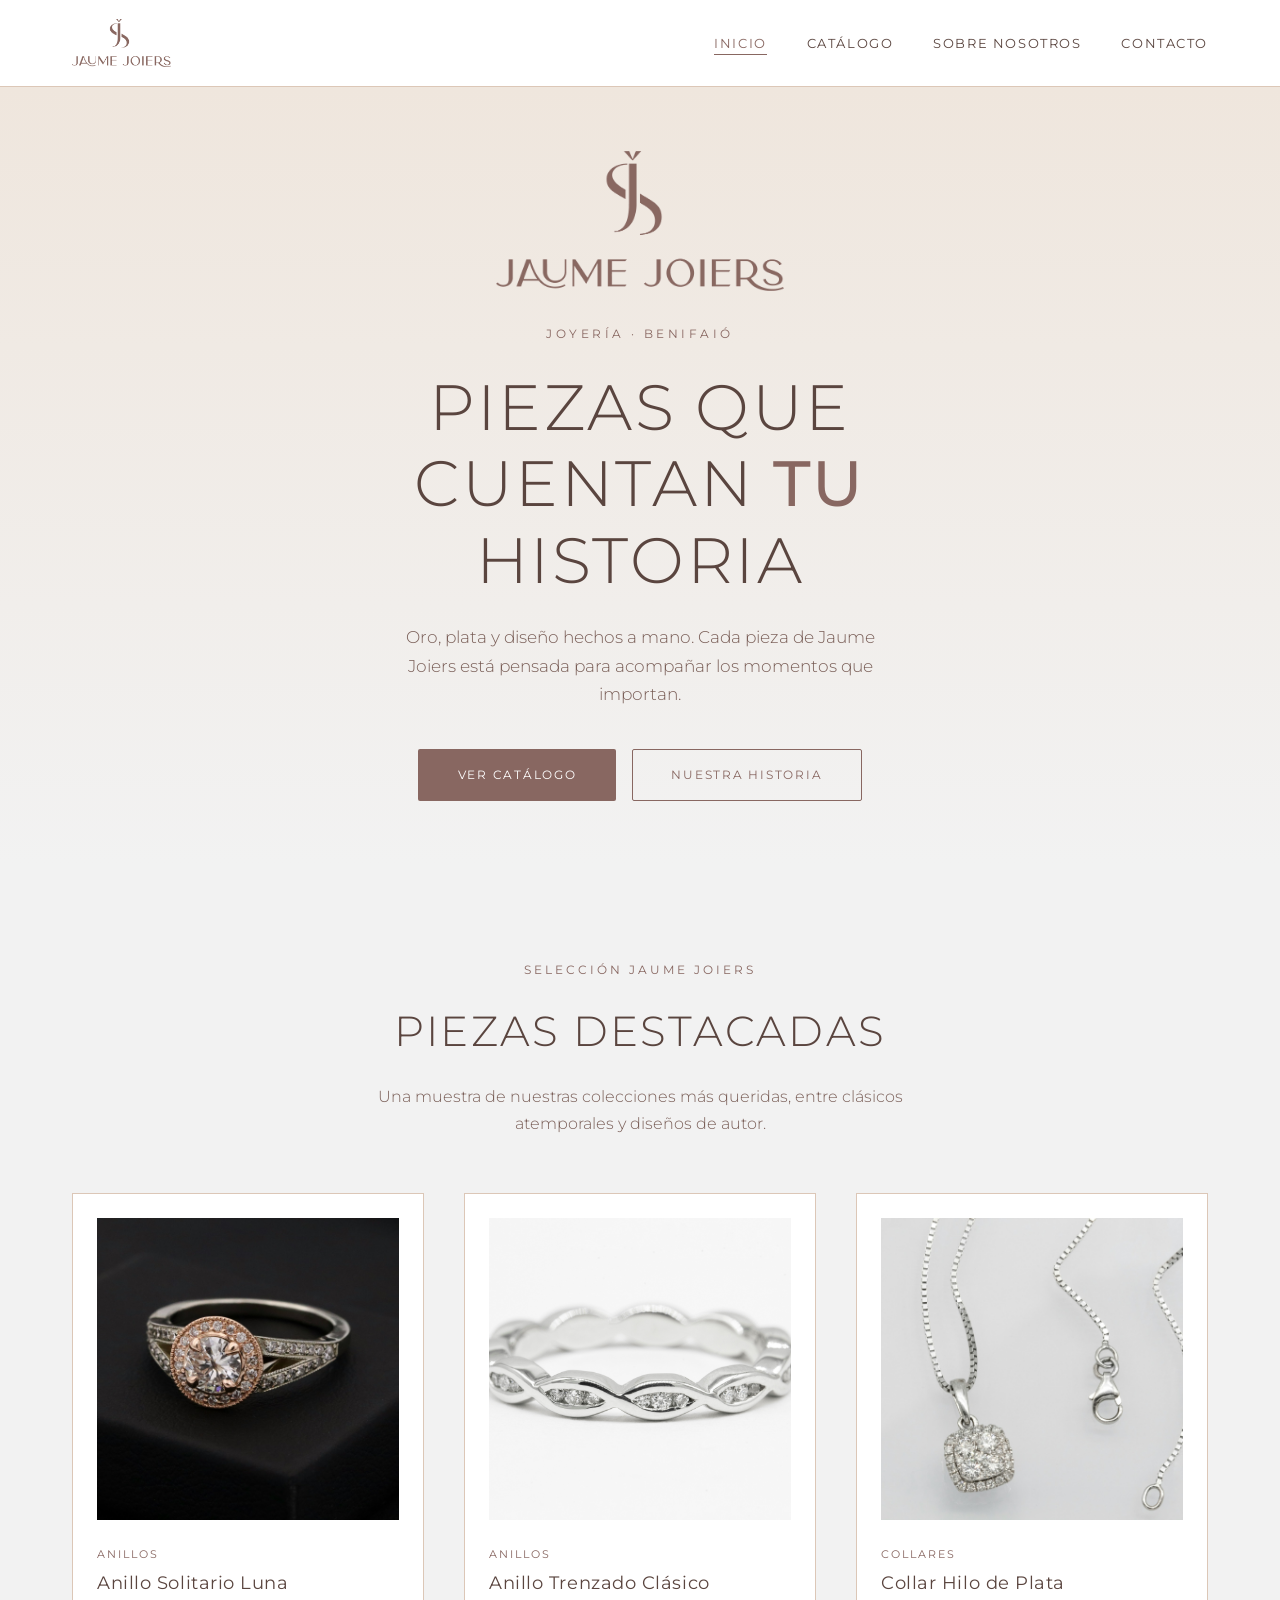
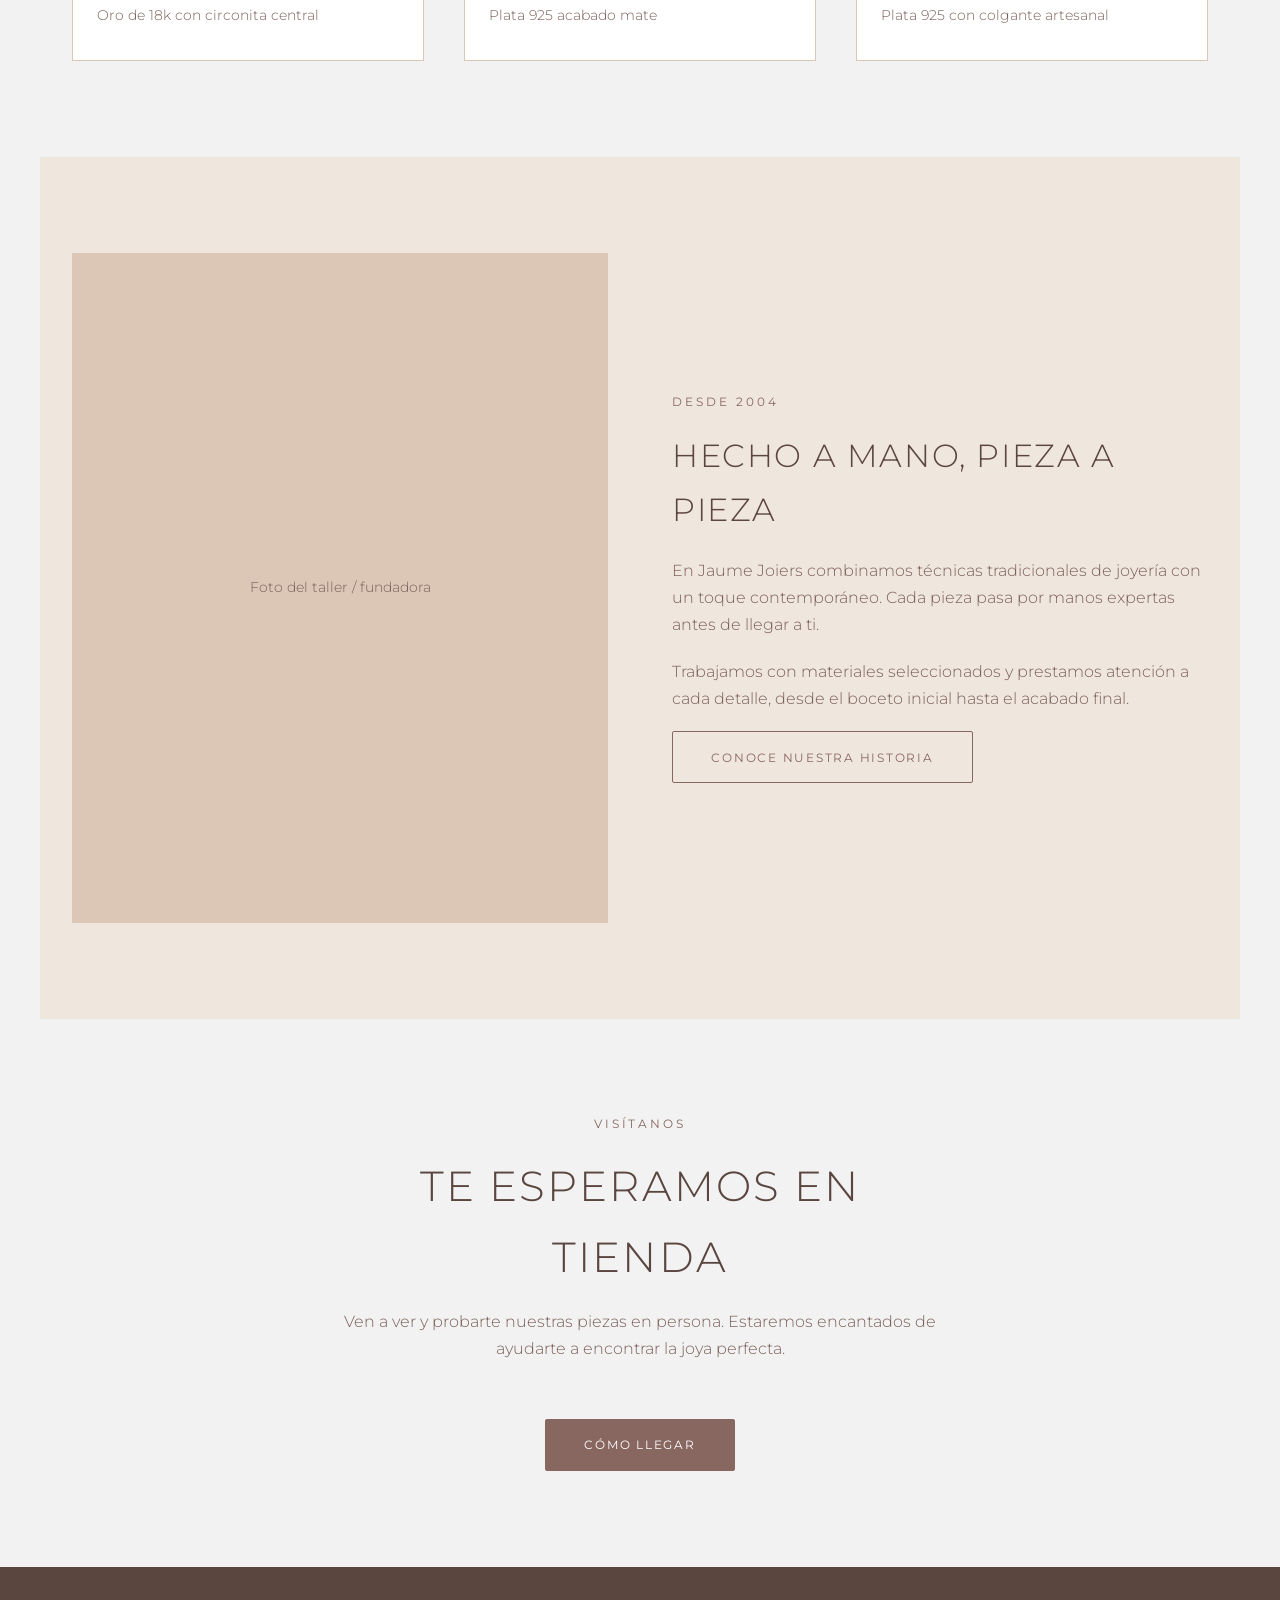
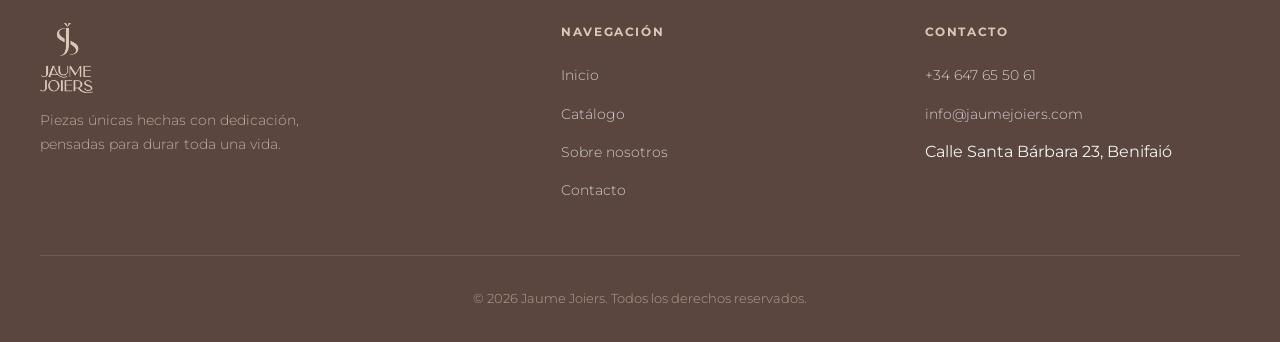
<file: index.html>
<!DOCTYPE html>
<html lang="es">
<head>
  <meta charset="UTF-8">
  <meta name="viewport" content="width=device-width, initial-scale=1.0">
  <title>Jaume Joiers — Piezas con alma</title>
  <meta name="description" content="Jaume Joiers: piezas únicas en oro, plata y diseño artesanal. Descubre nuestra colección y visítanos.">
  <link rel="preconnect" href="https://fonts.googleapis.com">
  <link href="https://fonts.googleapis.com/css2?family=Montserrat:wght@300;400;500&display=swap" rel="stylesheet">
  <link rel="stylesheet" href="styles.css">
</head>
<body>

  <header class="site-header">
    <nav class="nav-container">
      <a href="index.html" class="logo"><img src="imagenes/logo-marron.png" alt="Jaume Joiers"></a>
      <ul class="nav-links">
        <li><a href="index.html" class="active">Inicio</a></li>
        <li><a href="catalogo.html">Catálogo</a></li>
        <li><a href="nosotros.html">Sobre nosotros</a></li>
        <li><a href="contacto.html">Contacto</a></li>
      </ul>
      <button class="nav-toggle" aria-label="Abrir menú">
        <span></span><span></span><span></span>
      </button>
    </nav>
  </header>

  <section class="hero">
    <div class="hero-content">
      <img src="imagenes/logo-marron.png" alt="Jaume Joiers" class="hero-logo">
      <span class="hero-eyebrow">Joyería · Benifaió</span>
      <h1>Piezas que cuentan <em>tu</em> historia</h1>
      <p>Oro, plata y diseño hechos a mano. Cada pieza de Jaume Joiers está pensada para acompañar los momentos que importan.</p>
      <div class="hero-buttons">
        <a href="catalogo.html" class="btn btn-primary">Ver catálogo</a>
        <a href="nosotros.html" class="btn btn-outline">Nuestra historia</a>
      </div>
    </div>
  </section>

  <section class="section">
    <div class="section-header">
      <span class="section-eyebrow">Selección Jaume Joiers</span>
      <h2>Piezas destacadas</h2>
      <p>Una muestra de nuestras colecciones más queridas, entre clásicos atemporales y diseños de autor.</p>
    </div>

    <div class="vitrina-grid" data-destacadas></div>
  </section>

  <section class="section section-alt">
    <div class="about-grid">
      <div class="about-imagen">Foto del taller / fundadora</div>
      <div class="about-texto">
        <span class="section-eyebrow">Desde 2004</span>
        <h2>Hecho a mano, pieza a pieza</h2>
        <p>En Jaume Joiers combinamos técnicas tradicionales de joyería con un toque contemporáneo. Cada pieza pasa por manos expertas antes de llegar a ti.</p>
        <p>Trabajamos con materiales seleccionados y prestamos atención a cada detalle, desde el boceto inicial hasta el acabado final.</p>
        <a href="nosotros.html" class="btn btn-outline">Conoce nuestra historia</a>
      </div>
    </div>
  </section>

  <section class="section">
    <div class="section-header">
      <span class="section-eyebrow">Visítanos</span>
      <h2>Te esperamos en tienda</h2>
      <p>Ven a ver y probarte nuestras piezas en persona. Estaremos encantados de ayudarte a encontrar la joya perfecta.</p>
    </div>
    <div style="text-align: center;">
      <a href="contacto.html" class="btn btn-primary">Cómo llegar</a>
    </div>
  </section>

  <footer class="site-footer">
    <div class="footer-container">
      <div class="footer-brand">
        <a href="index.html" class="logo"><img src="imagenes/logo-beige.png" alt="Jaume Joiers"></a>
        <p>Piezas únicas hechas con dedicación, pensadas para durar toda una vida.</p>
      </div>
      <div class="footer-col">
        <h5>Navegación</h5>
        <ul>
          <li><a href="index.html">Inicio</a></li>
          <li><a href="catalogo.html">Catálogo</a></li>
          <li><a href="nosotros.html">Sobre nosotros</a></li>
          <li><a href="contacto.html">Contacto</a></li>
        </ul>
      </div>
      <div class="footer-col">
        <h5>Contacto</h5>
        <ul>
          <li><a href="tel:+34647655061">+34 647 65 50 61</a></li>
          <li><a href="mailto:info@jaumejoiers.com">info@jaumejoiers.com</a></li>
          <li>Calle Santa Bárbara 23, Benifaió</li>
        </ul>
      </div>
    </div>
    <div class="footer-bottom">
      © 2026 Jaume Joiers. Todos los derechos reservados.
    </div>
  </footer>

  <script src="productos.js"></script>
  <script src="script.js"></script>
</body>
</html>
</file>
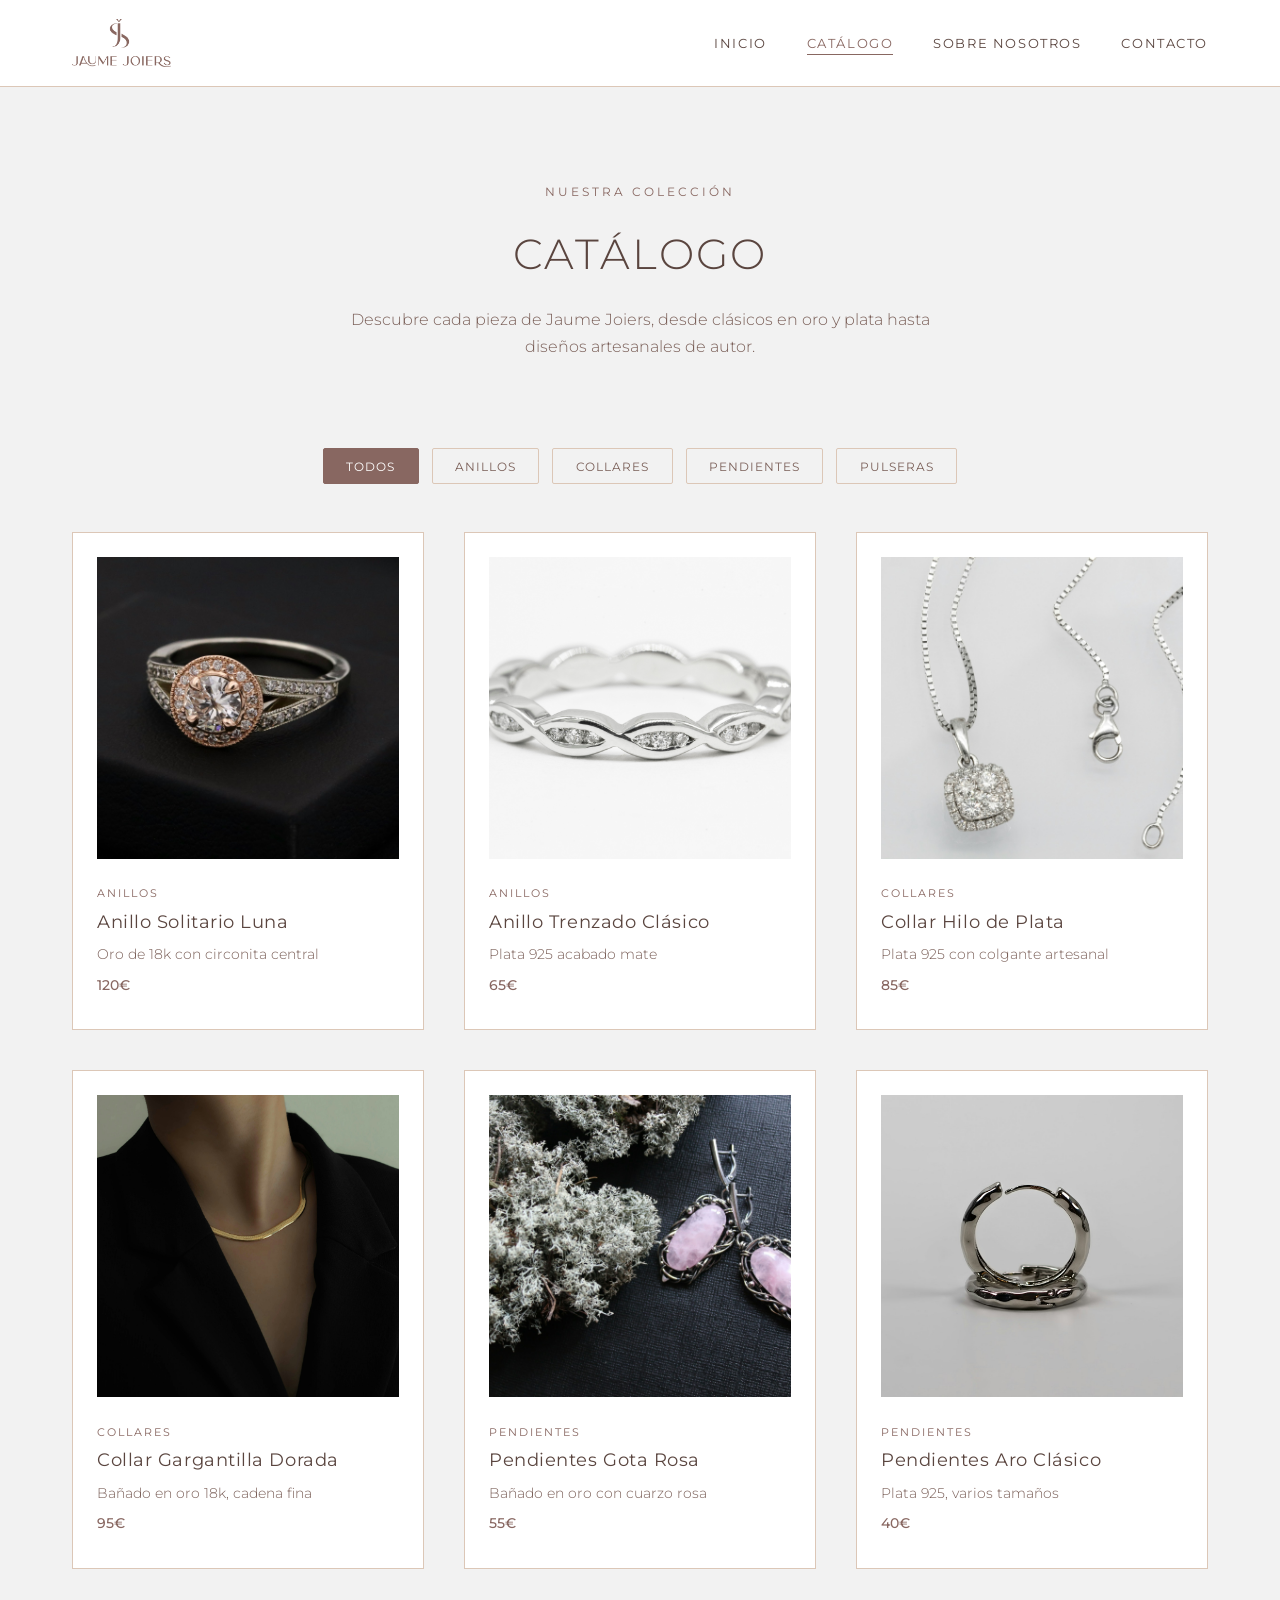
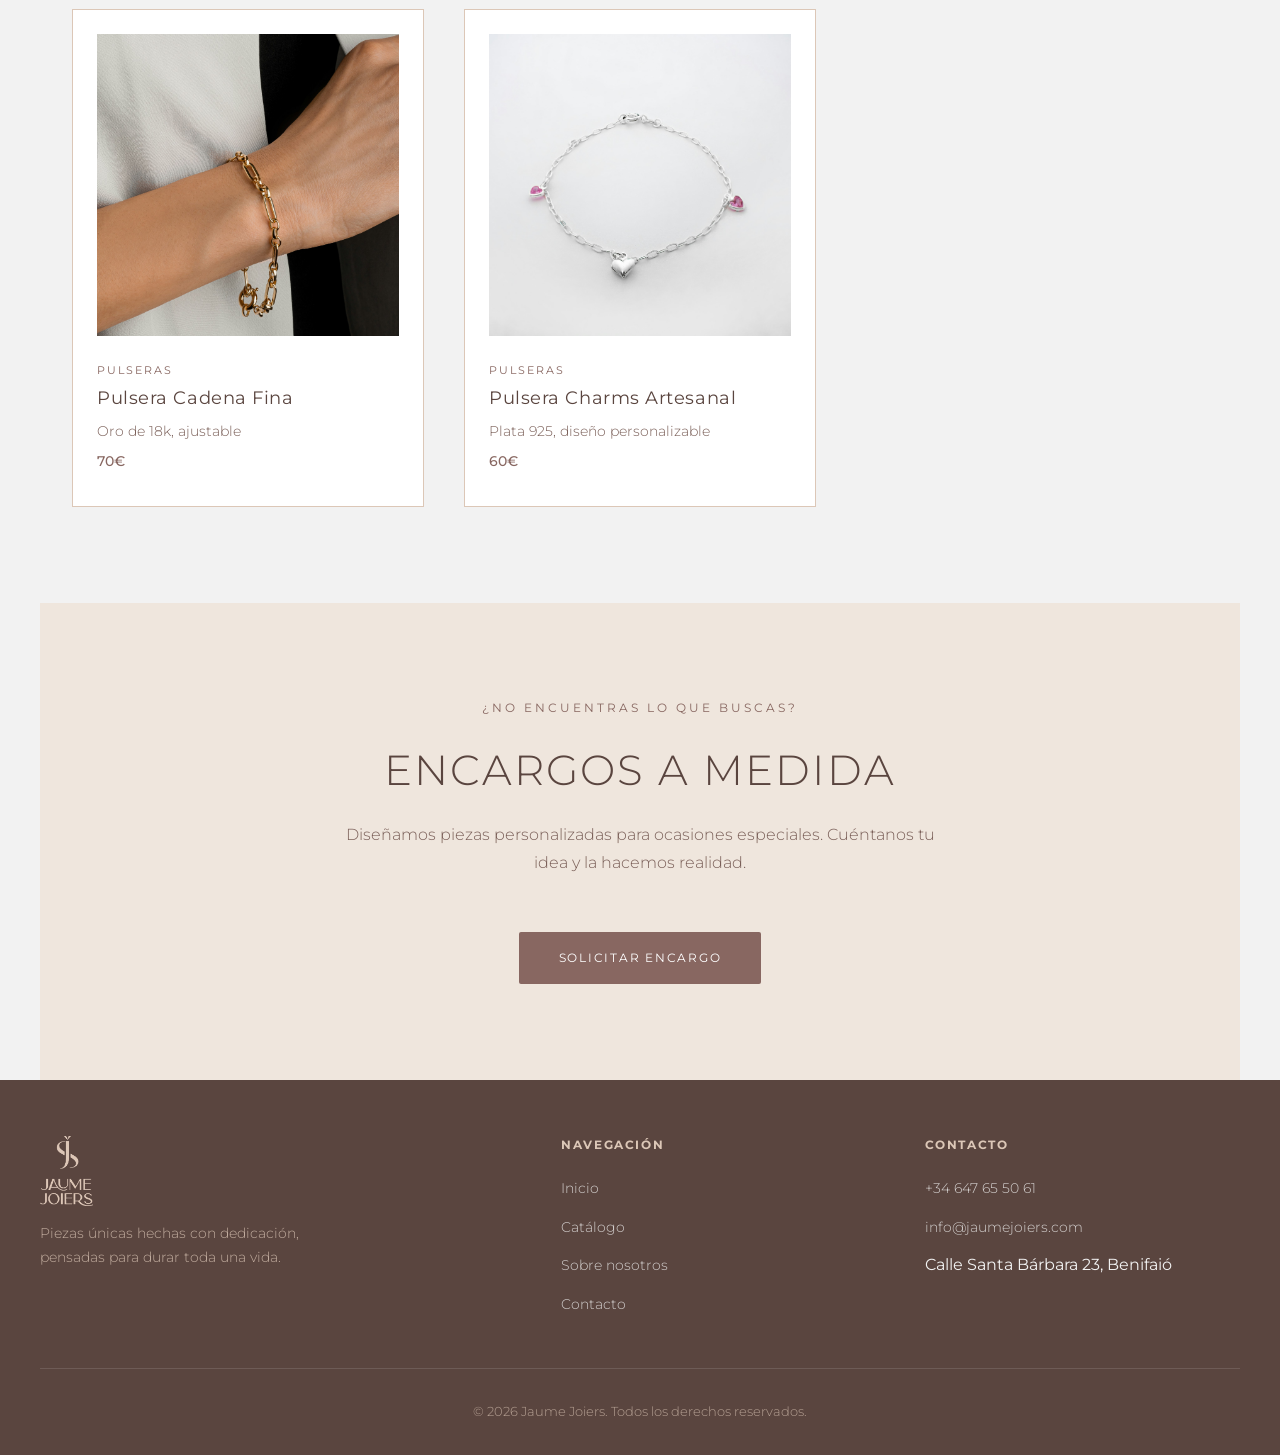
<file: catalogo.html>
<!DOCTYPE html>
<html lang="es">
<head>
  <meta charset="UTF-8">
  <meta name="viewport" content="width=device-width, initial-scale=1.0">
  <title>Catálogo — Jaume Joiers</title>
  <meta name="description" content="Explora la colección completa de Jaume Joiers: anillos, collares, pendientes y pulseras.">
  <link rel="preconnect" href="https://fonts.googleapis.com">
  <link href="https://fonts.googleapis.com/css2?family=Montserrat:wght@300;400;500&display=swap" rel="stylesheet">
  <link rel="stylesheet" href="styles.css">
</head>
<body>

  <header class="site-header">
    <nav class="nav-container">
      <a href="index.html" class="logo"><img src="imagenes/logo-marron.png" alt="Jaume Joiers"></a>
      <ul class="nav-links">
        <li><a href="index.html">Inicio</a></li>
        <li><a href="catalogo.html" class="active">Catálogo</a></li>
        <li><a href="nosotros.html">Sobre nosotros</a></li>
        <li><a href="contacto.html">Contacto</a></li>
      </ul>
      <button class="nav-toggle" aria-label="Abrir menú">
        <span></span><span></span><span></span>
      </button>
    </nav>
  </header>

  <section class="section" style="padding-bottom: 0;">
    <div class="section-header">
      <span class="section-eyebrow">Nuestra colección</span>
      <h2>Catálogo</h2>
      <p>Descubre cada pieza de Jaume Joiers, desde clásicos en oro y plata hasta diseños artesanales de autor.</p>
    </div>
  </section>

  <section class="section" style="padding-top: 2rem;">
    <div class="filtros">
      <button class="filtro-btn activo" data-filtro="todos">Todos</button>
      <button class="filtro-btn" data-filtro="anillos">Anillos</button>
      <button class="filtro-btn" data-filtro="collares">Collares</button>
      <button class="filtro-btn" data-filtro="pendientes">Pendientes</button>
      <button class="filtro-btn" data-filtro="pulseras">Pulseras</button>
    </div>

    <div class="vitrina-grid" data-auto>
      <!-- Las tarjetas de producto se generan automáticamente desde productos.js -->
    </div>
  </section>

  <section class="section section-alt">
    <div class="section-header">
      <span class="section-eyebrow">¿No encuentras lo que buscas?</span>
      <h2>Encargos a medida</h2>
      <p>Diseñamos piezas personalizadas para ocasiones especiales. Cuéntanos tu idea y la hacemos realidad.</p>
    </div>
    <div style="text-align: center;">
      <a href="contacto.html" class="btn btn-primary">Solicitar encargo</a>
    </div>
  </section>

  <footer class="site-footer">
    <div class="footer-container">
      <div class="footer-brand">
        <a href="index.html" class="logo"><img src="imagenes/logo-beige.png" alt="Jaume Joiers"></a>
        <p>Piezas únicas hechas con dedicación, pensadas para durar toda una vida.</p>
      </div>
      <div class="footer-col">
        <h5>Navegación</h5>
        <ul>
          <li><a href="index.html">Inicio</a></li>
          <li><a href="catalogo.html">Catálogo</a></li>
          <li><a href="nosotros.html">Sobre nosotros</a></li>
          <li><a href="contacto.html">Contacto</a></li>
        </ul>
      </div>
      <div class="footer-col">
        <h5>Contacto</h5>
        <ul>
          <li><a href="tel:+34647655061">+34 647 65 50 61</a></li>
          <li><a href="mailto:info@jaumejoiers.com">info@jaumejoiers.com</a></li>
          <li>Calle Santa Bárbara 23, Benifaió</li>
        </ul>
      </div>
    </div>
    <div class="footer-bottom">
      © 2026 Jaume Joiers. Todos los derechos reservados.
    </div>
  </footer>

  <script src="productos.js"></script>
  <script src="script.js"></script>
</body>
</html>
</file>
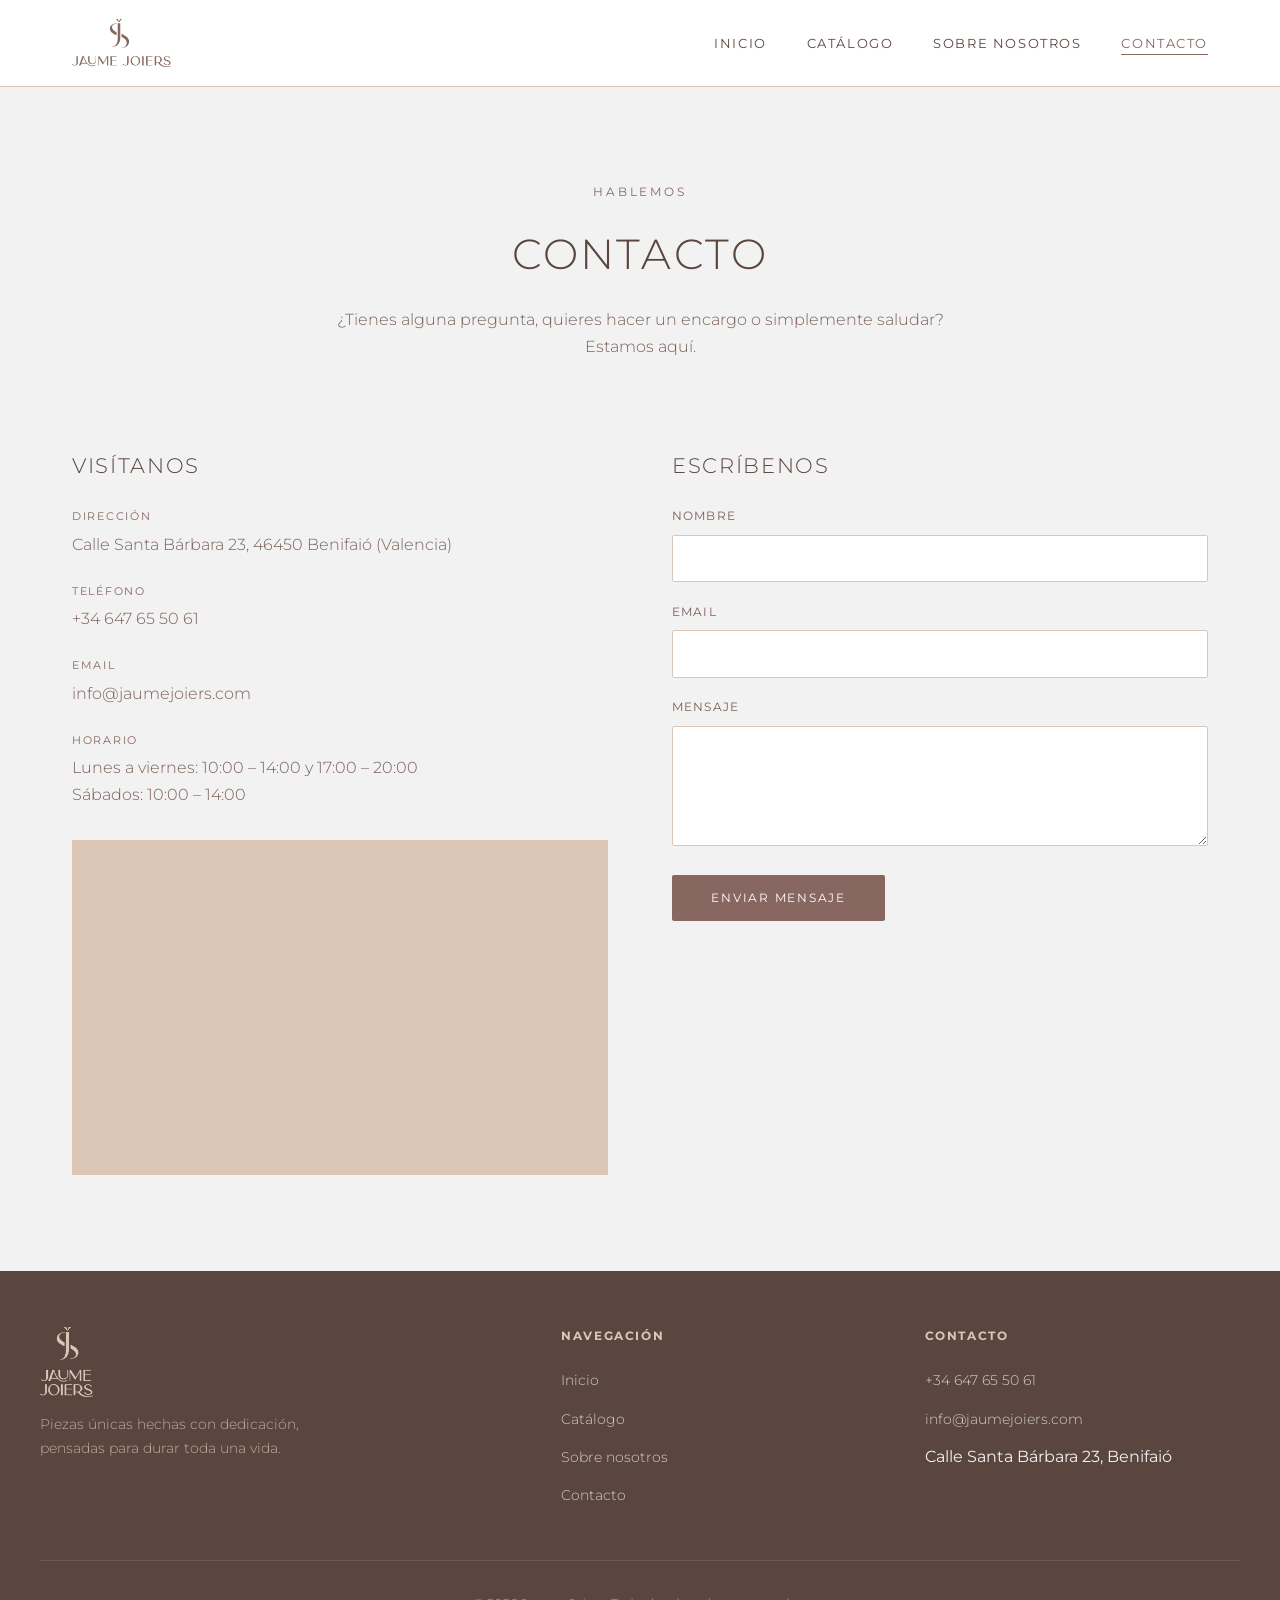
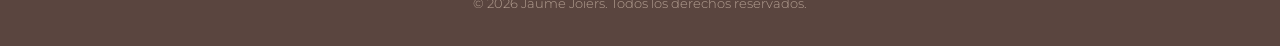
<file: contacto.html>
<!DOCTYPE html>
<html lang="es">
<head>
  <meta charset="UTF-8">
  <meta name="viewport" content="width=device-width, initial-scale=1.0">
  <title>Contacto — Jaume Joiers</title>
  <meta name="description" content="Contacta con Jaume Joiers: visítanos en tienda, escríbenos o llámanos.">
  <link rel="preconnect" href="https://fonts.googleapis.com">
  <link href="https://fonts.googleapis.com/css2?family=Montserrat:wght@300;400;500&display=swap" rel="stylesheet">
  <link rel="stylesheet" href="styles.css">
</head>
<body>

  <header class="site-header">
    <nav class="nav-container">
      <a href="index.html" class="logo"><img src="imagenes/logo-marron.png" alt="Jaume Joiers"></a>
      <ul class="nav-links">
        <li><a href="index.html">Inicio</a></li>
        <li><a href="catalogo.html">Catálogo</a></li>
        <li><a href="nosotros.html">Sobre nosotros</a></li>
        <li><a href="contacto.html" class="active">Contacto</a></li>
      </ul>
      <button class="nav-toggle" aria-label="Abrir menú">
        <span></span><span></span><span></span>
      </button>
    </nav>
  </header>

  <section class="section" style="padding-bottom: 2rem;">
    <div class="section-header">
      <span class="section-eyebrow">Hablemos</span>
      <h2>Contacto</h2>
      <p>¿Tienes alguna pregunta, quieres hacer un encargo o simplemente saludar? Estamos aquí.</p>
    </div>
  </section>

  <section class="section" style="padding-top: 0;">
    <div class="contacto-grid">
      <div class="contacto-info">
        <h3>Visítanos</h3>
        <div class="contacto-item">
          <span>Dirección</span>
          <p>Calle Santa Bárbara 23, 46450 Benifaió (Valencia)</p>
        </div>
        <div class="contacto-item">
          <span>Teléfono</span>
          <p><a href="tel:+34647655061">+34 647 65 50 61</a></p>
        </div>
        <div class="contacto-item">
          <span>Email</span>
          <p><a href="mailto:info@jaumejoiers.com">info@jaumejoiers.com</a></p>
        </div>
        <div class="contacto-item">
          <span>Horario</span>
          <p>Lunes a viernes: 10:00 – 14:00 y 17:00 – 20:00<br>Sábados: 10:00 – 14:00</p>
        </div>
        <div class="mapa-placeholder">
          <iframe src="https://www.google.com/maps?q=Calle+Santa+Barbara+23,+46450+Benifaio,+Valencia&output=embed" loading="lazy" title="Ubicación de Jaume Joiers"></iframe>
        </div>
      </div>

      <div class="contacto-form-wrap">
        <h3>Escríbenos</h3>
        <form class="contacto-form">
          <div class="form-group">
            <label for="nombre">Nombre</label>
            <input type="text" id="nombre" name="nombre" required>
          </div>
          <div class="form-group">
            <label for="email">Email</label>
            <input type="email" id="email" name="email" required>
          </div>
          <div class="form-group">
            <label for="mensaje">Mensaje</label>
            <textarea id="mensaje" name="mensaje" required></textarea>
          </div>
          <button type="submit" class="btn btn-primary">Enviar mensaje</button>
        </form>
      </div>
    </div>
  </section>

  <footer class="site-footer">
    <div class="footer-container">
      <div class="footer-brand">
        <a href="index.html" class="logo"><img src="imagenes/logo-beige.png" alt="Jaume Joiers"></a>
        <p>Piezas únicas hechas con dedicación, pensadas para durar toda una vida.</p>
      </div>
      <div class="footer-col">
        <h5>Navegación</h5>
        <ul>
          <li><a href="index.html">Inicio</a></li>
          <li><a href="catalogo.html">Catálogo</a></li>
          <li><a href="nosotros.html">Sobre nosotros</a></li>
          <li><a href="contacto.html">Contacto</a></li>
        </ul>
      </div>
      <div class="footer-col">
        <h5>Contacto</h5>
        <ul>
          <li><a href="tel:+34647655061">+34 647 65 50 61</a></li>
          <li><a href="mailto:info@jaumejoiers.com">info@jaumejoiers.com</a></li>
          <li>Calle Santa Bárbara 23, Benifaió</li>
        </ul>
      </div>
    </div>
    <div class="footer-bottom">
      © 2026 Jaume Joiers. Todos los derechos reservados.
    </div>
  </footer>

  <script src="script.js"></script>
</body>
</html>
</file>
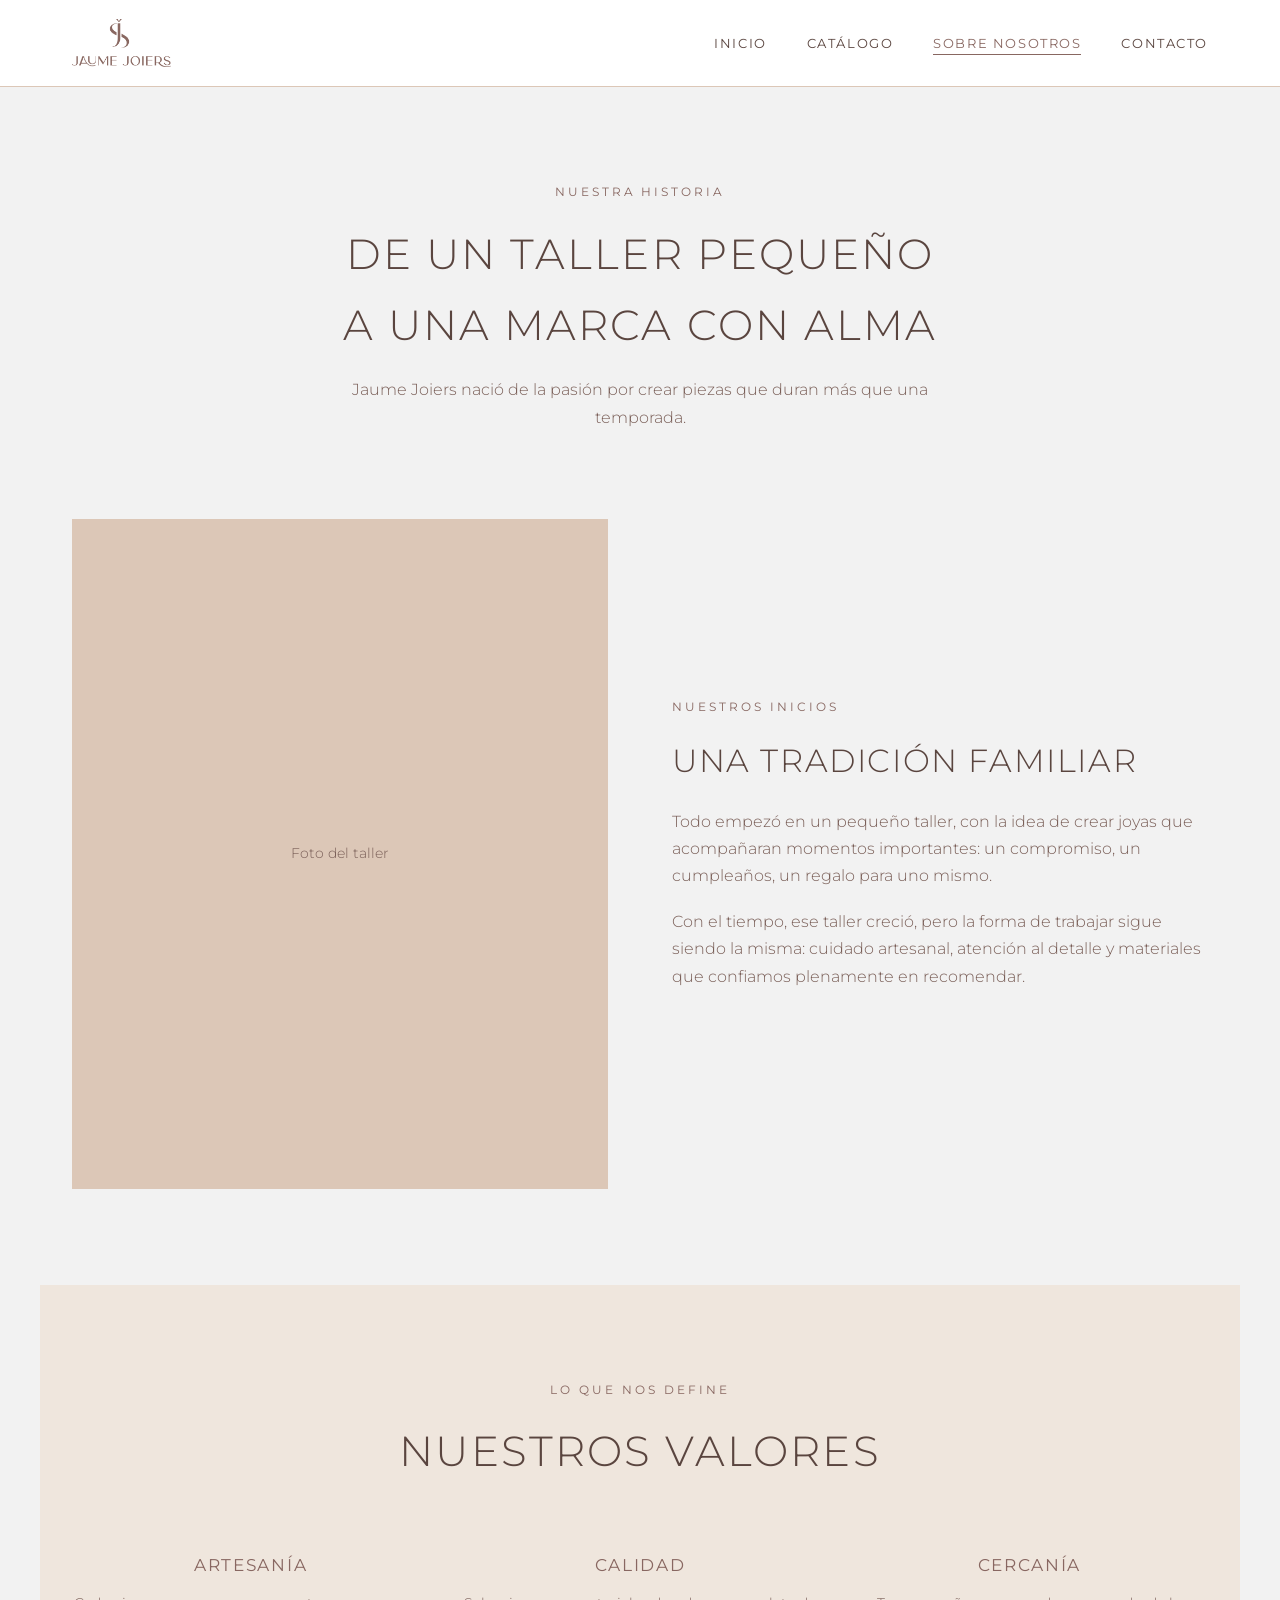
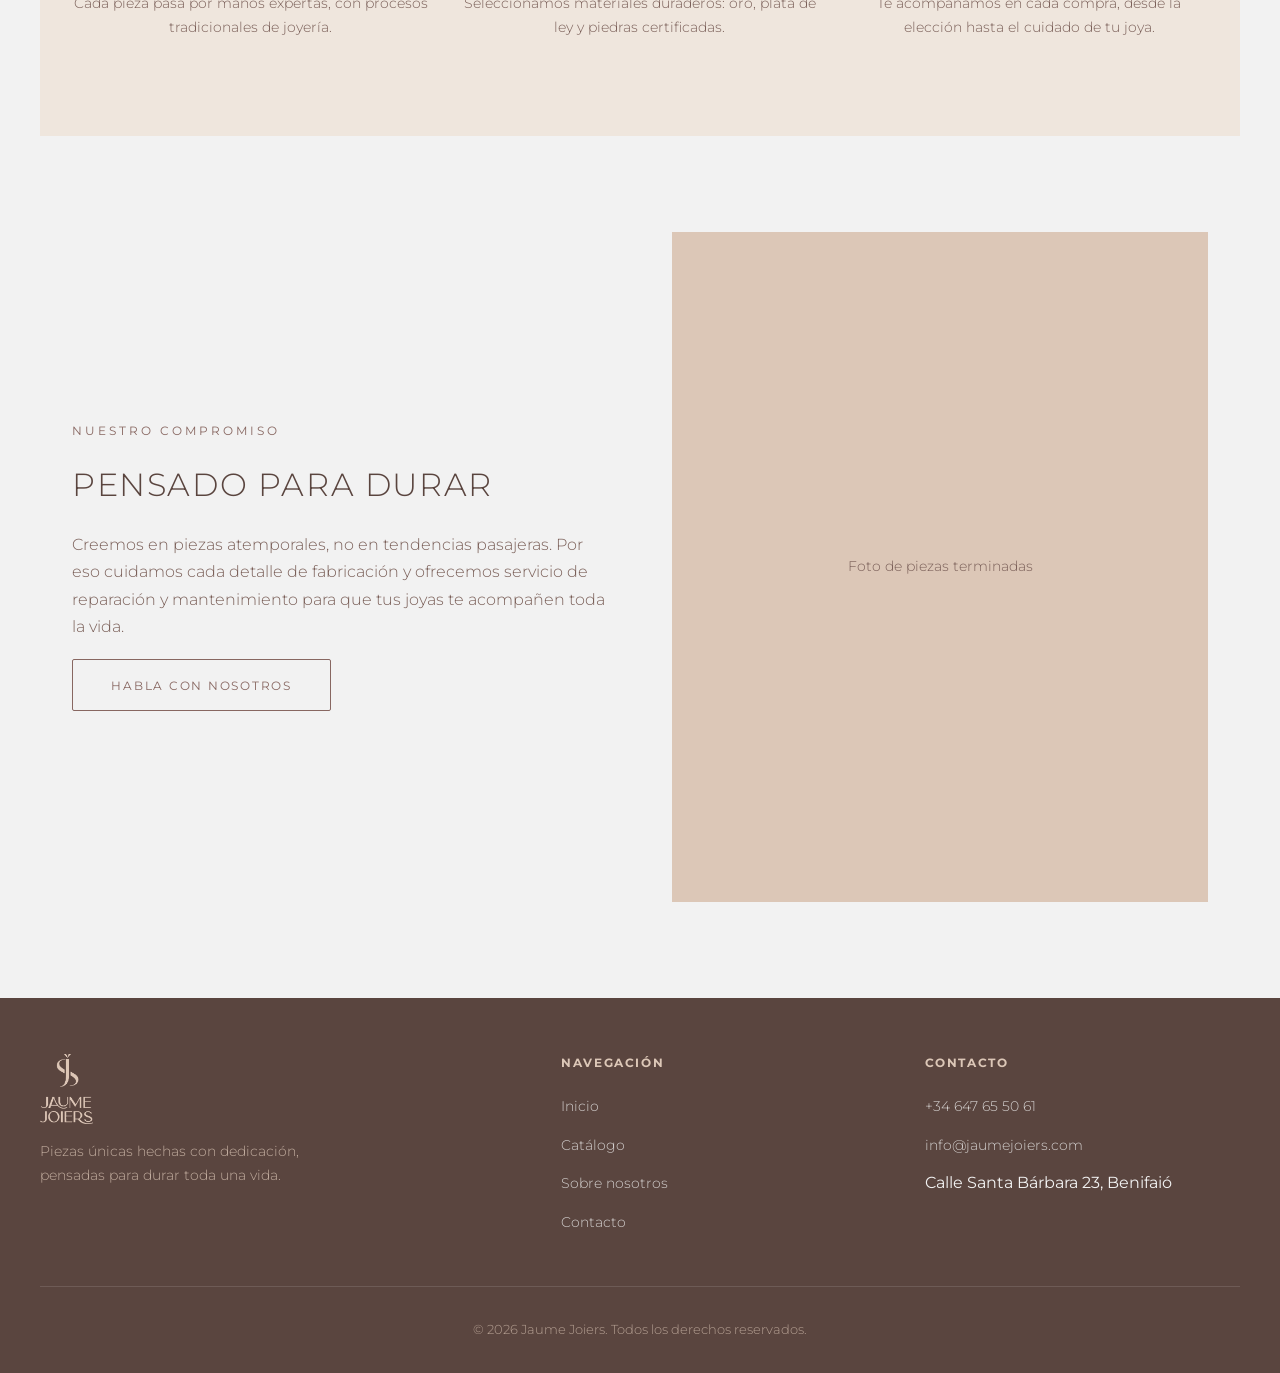
<file: nosotros.html>
<!DOCTYPE html>
<html lang="es">
<head>
  <meta charset="UTF-8">
  <meta name="viewport" content="width=device-width, initial-scale=1.0">
  <title>Sobre nosotros — Jaume Joiers</title>
  <meta name="description" content="Conoce la historia de Jaume Joiers, nuestro taller artesanal y los valores detrás de cada pieza.">
  <link rel="preconnect" href="https://fonts.googleapis.com">
  <link href="https://fonts.googleapis.com/css2?family=Montserrat:wght@300;400;500&display=swap" rel="stylesheet">
  <link rel="stylesheet" href="styles.css">
</head>
<body>

  <header class="site-header">
    <nav class="nav-container">
      <a href="index.html" class="logo"><img src="imagenes/logo-marron.png" alt="Jaume Joiers"></a>
      <ul class="nav-links">
        <li><a href="index.html">Inicio</a></li>
        <li><a href="catalogo.html">Catálogo</a></li>
        <li><a href="nosotros.html" class="active">Sobre nosotros</a></li>
        <li><a href="contacto.html">Contacto</a></li>
      </ul>
      <button class="nav-toggle" aria-label="Abrir menú">
        <span></span><span></span><span></span>
      </button>
    </nav>
  </header>

  <section class="section" style="padding-bottom: 2rem;">
    <div class="section-header">
      <span class="section-eyebrow">Nuestra historia</span>
      <h2>De un taller pequeño a una marca con alma</h2>
      <p>Jaume Joiers nació de la pasión por crear piezas que duran más que una temporada.</p>
    </div>
  </section>

  <section class="section" style="padding-top: 0;">
    <div class="about-grid">
      <div class="about-imagen">Foto del taller</div>
      <div class="about-texto">
        <span class="section-eyebrow">Nuestros inicios</span>
        <h2>Una tradición familiar</h2>
        <p>Todo empezó en un pequeño taller, con la idea de crear joyas que acompañaran momentos importantes: un compromiso, un cumpleaños, un regalo para uno mismo.</p>
        <p>Con el tiempo, ese taller creció, pero la forma de trabajar sigue siendo la misma: cuidado artesanal, atención al detalle y materiales que confiamos plenamente en recomendar.</p>
      </div>
    </div>
  </section>

  <section class="section section-alt">
    <div class="section-header">
      <span class="section-eyebrow">Lo que nos define</span>
      <h2>Nuestros valores</h2>
    </div>
    <div class="valores">
      <div class="valor">
        <h4>Artesanía</h4>
        <p>Cada pieza pasa por manos expertas, con procesos tradicionales de joyería.</p>
      </div>
      <div class="valor">
        <h4>Calidad</h4>
        <p>Seleccionamos materiales duraderos: oro, plata de ley y piedras certificadas.</p>
      </div>
      <div class="valor">
        <h4>Cercanía</h4>
        <p>Te acompañamos en cada compra, desde la elección hasta el cuidado de tu joya.</p>
      </div>
    </div>
  </section>

  <section class="section">
    <div class="about-grid">
      <div class="about-texto">
        <span class="section-eyebrow">Nuestro compromiso</span>
        <h2>Pensado para durar</h2>
        <p>Creemos en piezas atemporales, no en tendencias pasajeras. Por eso cuidamos cada detalle de fabricación y ofrecemos servicio de reparación y mantenimiento para que tus joyas te acompañen toda la vida.</p>
        <a href="contacto.html" class="btn btn-outline">Habla con nosotros</a>
      </div>
      <div class="about-imagen">Foto de piezas terminadas</div>
    </div>
  </section>

  <footer class="site-footer">
    <div class="footer-container">
      <div class="footer-brand">
        <a href="index.html" class="logo"><img src="imagenes/logo-beige.png" alt="Jaume Joiers"></a>
        <p>Piezas únicas hechas con dedicación, pensadas para durar toda una vida.</p>
      </div>
      <div class="footer-col">
        <h5>Navegación</h5>
        <ul>
          <li><a href="index.html">Inicio</a></li>
          <li><a href="catalogo.html">Catálogo</a></li>
          <li><a href="nosotros.html">Sobre nosotros</a></li>
          <li><a href="contacto.html">Contacto</a></li>
        </ul>
      </div>
      <div class="footer-col">
        <h5>Contacto</h5>
        <ul>
          <li><a href="tel:+34647655061">+34 647 65 50 61</a></li>
          <li><a href="mailto:info@jaumejoiers.com">info@jaumejoiers.com</a></li>
          <li>Calle Santa Bárbara 23, Benifaió</li>
        </ul>
      </div>
    </div>
    <div class="footer-bottom">
      © 2026 Jaume Joiers. Todos los derechos reservados.
    </div>
  </footer>

  <script src="script.js"></script>
</body>
</html>
</file>
<file: styles.css>
/* ===== Jaume Joiers — Hoja de estilos (paleta y tipografía de marca) ===== */

:root {
  /* Colores oficiales del manual de marca */
  --marron: #886761;          /* Pantone 7615C — principal */
  --beige: #DCC7B7;           /* Pantone 583C — secundario */
  --gris-claro: #F2F2F2;      /* neutro */

  /* Tintes derivados para web (legibilidad y superficies) */
  --beige-claro: #EFE6DD;
  --marron-oscuro: #5A453F;   /* texto, derivado del marrón principal */
  --marron-suave: #7A5F58;
  --blanco: #FFFFFF;
  --sombra: rgba(90, 69, 63, 0.14);

  /* Tipografía de marca: Montserrat para toda la web */
  --fuente-titulos: 'Montserrat', 'Helvetica Neue', Arial, sans-serif;
  --fuente-cuerpo: 'Montserrat', 'Helvetica Neue', Arial, sans-serif;
}

* {
  box-sizing: border-box;
  margin: 0;
  padding: 0;
}

html {
  scroll-behavior: smooth;
}

body {
  font-family: var(--fuente-cuerpo);
  font-weight: 400;
  background-color: var(--gris-claro);
  color: var(--marron-oscuro);
  line-height: 1.7;
  -webkit-font-smoothing: antialiased;
}

a {
  text-decoration: none;
  color: inherit;
}

img {
  max-width: 100%;
  display: block;
}

ul {
  list-style: none;
}

/* ===== Header / Navegación ===== */

.site-header {
  position: sticky;
  top: 0;
  z-index: 100;
  background-color: var(--blanco);
  border-bottom: 1px solid var(--beige);
}

.nav-container {
  max-width: 1200px;
  margin: 0 auto;
  display: flex;
  justify-content: space-between;
  align-items: center;
  padding: 1.2rem 2rem;
}

.logo {
  display: flex;
  align-items: center;
}

.logo img {
  height: 48px;
  width: auto;
  display: block;
}

.nav-links {
  display: flex;
  gap: 2.5rem;
  font-size: 0.82rem;
  font-weight: 400;
  letter-spacing: 0.12em;
  text-transform: uppercase;
}

.nav-links a {
  position: relative;
  padding-bottom: 4px;
  transition: color 0.25s ease;
}

.nav-links a::after {
  content: '';
  position: absolute;
  left: 0;
  bottom: 0;
  width: 0;
  height: 1px;
  background-color: var(--marron);
  transition: width 0.25s ease;
}

.nav-links a:hover,
.nav-links a.active {
  color: var(--marron);
}

.nav-links a:hover::after,
.nav-links a.active::after {
  width: 100%;
}

.nav-toggle {
  display: none;
  flex-direction: column;
  gap: 5px;
  background: none;
  border: none;
  cursor: pointer;
  padding: 0.5rem;
}

.nav-toggle span {
  width: 24px;
  height: 2px;
  background-color: var(--marron);
}

/* ===== Botones ===== */

.btn {
  display: inline-block;
  padding: 0.9rem 2.4rem;
  font-family: var(--fuente-cuerpo);
  font-size: 0.78rem;
  font-weight: 400;
  letter-spacing: 0.14em;
  text-transform: uppercase;
  border-radius: 2px;
  cursor: pointer;
  transition: all 0.3s ease;
  border: 1px solid transparent;
}

.btn-primary {
  background-color: var(--marron);
  color: var(--blanco);
}

.btn-primary:hover {
  background-color: var(--marron-oscuro);
}

.btn-outline {
  background-color: transparent;
  border: 1px solid var(--marron);
  color: var(--marron);
}

.btn-outline:hover {
  background-color: var(--marron);
  color: var(--blanco);
}

/* ===== Hero ===== */

.hero {
  position: relative;
  min-height: 86vh;
  display: flex;
  align-items: center;
  justify-content: center;
  text-align: center;
  padding: 4rem 2rem;
  overflow: hidden;
  background: linear-gradient(180deg, var(--beige-claro) 0%, var(--gris-claro) 100%);
}

.hero-content {
  position: relative;
  max-width: 720px;
  z-index: 2;
}

.hero-logo {
  height: 140px;
  width: auto;
  margin: 0 auto 2rem;
  display: block;
}

@media (max-width: 600px) {
  .hero-logo {
    height: 100px;
  }
}

.hero-eyebrow {
  font-size: 0.78rem;
  letter-spacing: 0.28em;
  text-transform: uppercase;
  color: var(--marron);
  margin-bottom: 1.5rem;
  display: block;
}

.hero h1 {
  font-family: var(--fuente-titulos);
  font-size: clamp(2.4rem, 5.5vw, 4rem);
  font-weight: 300;
  letter-spacing: 0.04em;
  line-height: 1.2;
  margin-bottom: 1.5rem;
  color: var(--marron-oscuro);
  text-transform: uppercase;
}

.hero h1 em {
  font-style: normal;
  font-weight: 500;
  color: var(--marron);
}

.hero p {
  font-size: 1.05rem;
  font-weight: 300;
  color: var(--marron-suave);
  margin-bottom: 2.5rem;
  max-width: 520px;
  margin-left: auto;
  margin-right: auto;
}

.hero-buttons {
  display: flex;
  gap: 1rem;
  justify-content: center;
  flex-wrap: wrap;
}

/* ===== Secciones generales ===== */

.section {
  padding: 6rem 2rem;
  max-width: 1200px;
  margin: 0 auto;
}

.section-header {
  text-align: center;
  max-width: 620px;
  margin: 0 auto 3.5rem;
}

.section-eyebrow {
  font-size: 0.72rem;
  letter-spacing: 0.26em;
  text-transform: uppercase;
  color: var(--marron);
  display: block;
  margin-bottom: 1rem;
}

.section-header h2 {
  font-family: var(--fuente-titulos);
  font-size: clamp(1.8rem, 3.5vw, 2.6rem);
  font-weight: 300;
  letter-spacing: 0.05em;
  text-transform: uppercase;
  color: var(--marron-oscuro);
  margin-bottom: 1rem;
}

.section-header p {
  color: var(--marron-suave);
  font-size: 1rem;
  font-weight: 300;
}

.section-alt {
  background-color: var(--beige-claro);
}

/* ===== Vitrina (tarjetas de producto) ===== */

.vitrina-grid {
  display: grid;
  grid-template-columns: repeat(auto-fit, minmax(260px, 1fr));
  gap: 2.5rem;
}

.vitrina-pieza {
  position: relative;
  background-color: var(--blanco);
  border: 1px solid var(--beige);
  padding: 1.5rem 1.5rem 2rem;
  transition: transform 0.35s ease, box-shadow 0.35s ease;
}

.vitrina-pieza::before {
  content: '';
  position: absolute;
  inset: 10px;
  border: 1px solid var(--beige);
  opacity: 0;
  transition: opacity 0.35s ease;
  pointer-events: none;
}

.vitrina-pieza:hover {
  transform: translateY(-6px);
  box-shadow: 0 20px 40px var(--sombra);
}

.vitrina-pieza:hover::before {
  opacity: 1;
}

.vitrina-imagen {
  width: 100%;
  aspect-ratio: 1;
  background-color: var(--beige);
  display: flex;
  align-items: center;
  justify-content: center;
  margin-bottom: 1.2rem;
  color: var(--marron-suave);
  font-size: 0.82rem;
  font-weight: 300;
  letter-spacing: 0.05em;
  overflow: hidden;
}

.vitrina-imagen img {
  width: 100%;
  height: 100%;
  object-fit: cover;
}

.vitrina-categoria {
  font-size: 0.68rem;
  letter-spacing: 0.18em;
  text-transform: uppercase;
  color: var(--marron);
  margin-bottom: 0.5rem;
}

.vitrina-pieza h3 {
  font-family: var(--fuente-titulos);
  font-size: 1.15rem;
  font-weight: 400;
  letter-spacing: 0.03em;
  margin-bottom: 0.4rem;
  color: var(--marron-oscuro);
}

.vitrina-pieza p {
  color: var(--marron-suave);
  font-size: 0.88rem;
  font-weight: 300;
}

/* ===== Filtros de catálogo ===== */

.filtros {
  display: flex;
  gap: 0.8rem;
  justify-content: center;
  flex-wrap: wrap;
  margin-bottom: 3rem;
}

.filtro-btn {
  padding: 0.6rem 1.4rem;
  background-color: transparent;
  border: 1px solid var(--beige);
  color: var(--marron-suave);
  font-family: var(--fuente-cuerpo);
  font-size: 0.78rem;
  font-weight: 400;
  letter-spacing: 0.08em;
  text-transform: uppercase;
  cursor: pointer;
  transition: all 0.25s ease;
  border-radius: 2px;
}

.filtro-btn:hover,
.filtro-btn.activo {
  background-color: var(--marron);
  border-color: var(--marron);
  color: var(--blanco);
}

/* ===== Sobre nosotros ===== */

.about-grid {
  display: grid;
  grid-template-columns: 1fr 1fr;
  gap: 4rem;
  align-items: center;
}

.about-imagen {
  aspect-ratio: 4/5;
  background-color: var(--beige);
  display: flex;
  align-items: center;
  justify-content: center;
  color: var(--marron-suave);
  font-size: 0.88rem;
  font-weight: 300;
  overflow: hidden;
}

.about-imagen img {
  width: 100%;
  height: 100%;
  object-fit: cover;
}

.about-texto h2 {
  font-family: var(--fuente-titulos);
  font-size: 2rem;
  font-weight: 300;
  letter-spacing: 0.05em;
  text-transform: uppercase;
  margin-bottom: 1.2rem;
  color: var(--marron-oscuro);
}

.about-texto p {
  color: var(--marron-suave);
  font-weight: 300;
  margin-bottom: 1.2rem;
}

.valores {
  display: grid;
  grid-template-columns: repeat(3, 1fr);
  gap: 2rem;
  margin-top: 4rem;
  text-align: center;
}

.valor h4 {
  font-family: var(--fuente-titulos);
  font-size: 1.05rem;
  font-weight: 400;
  letter-spacing: 0.1em;
  text-transform: uppercase;
  margin-bottom: 0.7rem;
  color: var(--marron);
}

.valor p {
  color: var(--marron-suave);
  font-size: 0.9rem;
  font-weight: 300;
}

/* ===== Contacto ===== */

.contacto-grid {
  display: grid;
  grid-template-columns: 1fr 1fr;
  gap: 4rem;
}

.contacto-info h3 {
  font-family: var(--fuente-titulos);
  font-size: 1.3rem;
  font-weight: 300;
  letter-spacing: 0.08em;
  text-transform: uppercase;
  margin-bottom: 1.5rem;
  color: var(--marron-oscuro);
}

.contacto-item {
  margin-bottom: 1.5rem;
}

.contacto-item span {
  display: block;
  font-size: 0.68rem;
  letter-spacing: 0.16em;
  text-transform: uppercase;
  color: var(--marron);
  margin-bottom: 0.3rem;
}

.contacto-item p {
  color: var(--marron-suave);
  font-weight: 300;
}

.mapa-placeholder {
  width: 100%;
  aspect-ratio: 16/10;
  background-color: var(--beige);
  display: flex;
  align-items: center;
  justify-content: center;
  color: var(--marron-suave);
  font-size: 0.88rem;
  font-weight: 300;
  margin-top: 2rem;
  overflow: hidden;
}

.mapa-placeholder iframe {
  width: 100%;
  height: 100%;
  border: 0;
}

.contacto-form-wrap h3 {
  font-family: var(--fuente-titulos);
  font-size: 1.3rem;
  font-weight: 300;
  letter-spacing: 0.08em;
  text-transform: uppercase;
  margin-bottom: 1.5rem;
  color: var(--marron-oscuro);
}

.form-group {
  margin-bottom: 1.3rem;
}

.form-group label {
  display: block;
  font-size: 0.72rem;
  letter-spacing: 0.1em;
  text-transform: uppercase;
  color: var(--marron-suave);
  margin-bottom: 0.5rem;
}

.form-group input,
.form-group textarea {
  width: 100%;
  padding: 0.85rem 1rem;
  background-color: var(--blanco);
  border: 1px solid var(--beige);
  font-family: var(--fuente-cuerpo);
  font-size: 0.92rem;
  font-weight: 300;
  color: var(--marron-oscuro);
  border-radius: 2px;
  transition: border-color 0.25s ease;
}

.form-group input:focus,
.form-group textarea:focus {
  outline: none;
  border-color: var(--marron);
}

.form-group textarea {
  resize: vertical;
  min-height: 120px;
}

/* ===== Footer ===== */

.site-footer {
  background-color: var(--marron-oscuro);
  color: var(--gris-claro);
  padding: 3.5rem 2rem 2rem;
}

.footer-container {
  max-width: 1200px;
  margin: 0 auto;
  display: grid;
  grid-template-columns: 1.5fr 1fr 1fr;
  gap: 3rem;
  margin-bottom: 2.5rem;
}

.footer-brand .logo {
  margin-bottom: 1rem;
}

.footer-brand .logo img {
  height: 70px;
}

.footer-brand p {
  color: var(--beige);
  opacity: 0.8;
  font-size: 0.88rem;
  font-weight: 300;
  max-width: 280px;
}

.footer-col h5 {
  font-size: 0.72rem;
  letter-spacing: 0.14em;
  text-transform: uppercase;
  margin-bottom: 1.2rem;
  color: var(--beige);
}

.footer-col ul li {
  margin-bottom: 0.7rem;
}

.footer-col ul li a {
  color: var(--gris-claro);
  opacity: 0.8;
  font-size: 0.9rem;
  font-weight: 300;
  transition: opacity 0.25s ease;
}

.footer-col ul li a:hover {
  opacity: 1;
}

.footer-bottom {
  max-width: 1200px;
  margin: 0 auto;
  padding-top: 2rem;
  border-top: 1px solid rgba(242, 242, 242, 0.18);
  text-align: center;
  font-size: 0.8rem;
  font-weight: 300;
  color: var(--beige);
  opacity: 0.7;
}

/* ===== Responsive ===== */

@media (max-width: 860px) {
  .nav-links {
    position: fixed;
    top: 0;
    right: -100%;
    height: 100vh;
    width: 70%;
    background-color: var(--blanco);
    flex-direction: column;
    justify-content: center;
    align-items: center;
    gap: 2rem;
    transition: right 0.35s ease;
    box-shadow: -10px 0 30px var(--sombra);
  }

  .nav-links.abierto {
    right: 0;
  }

  .nav-toggle {
    display: flex;
  }

  .about-grid,
  .contacto-grid {
    grid-template-columns: 1fr;
    gap: 2.5rem;
  }

  .footer-container {
    grid-template-columns: 1fr;
    gap: 2rem;
  }

  .valores {
    grid-template-columns: 1fr;
    gap: 2.5rem;
  }

  .section {
    padding: 4rem 1.5rem;
  }
}

@media (prefers-reduced-motion: reduce) {
  * {
    transition: none !important;
    animation: none !important;
    scroll-behavior: auto !important;
  }
}

a:focus-visible,
button:focus-visible,
input:focus-visible,
textarea:focus-visible {
  outline: 2px solid var(--marron);
  outline-offset: 2px;
}
</file>
